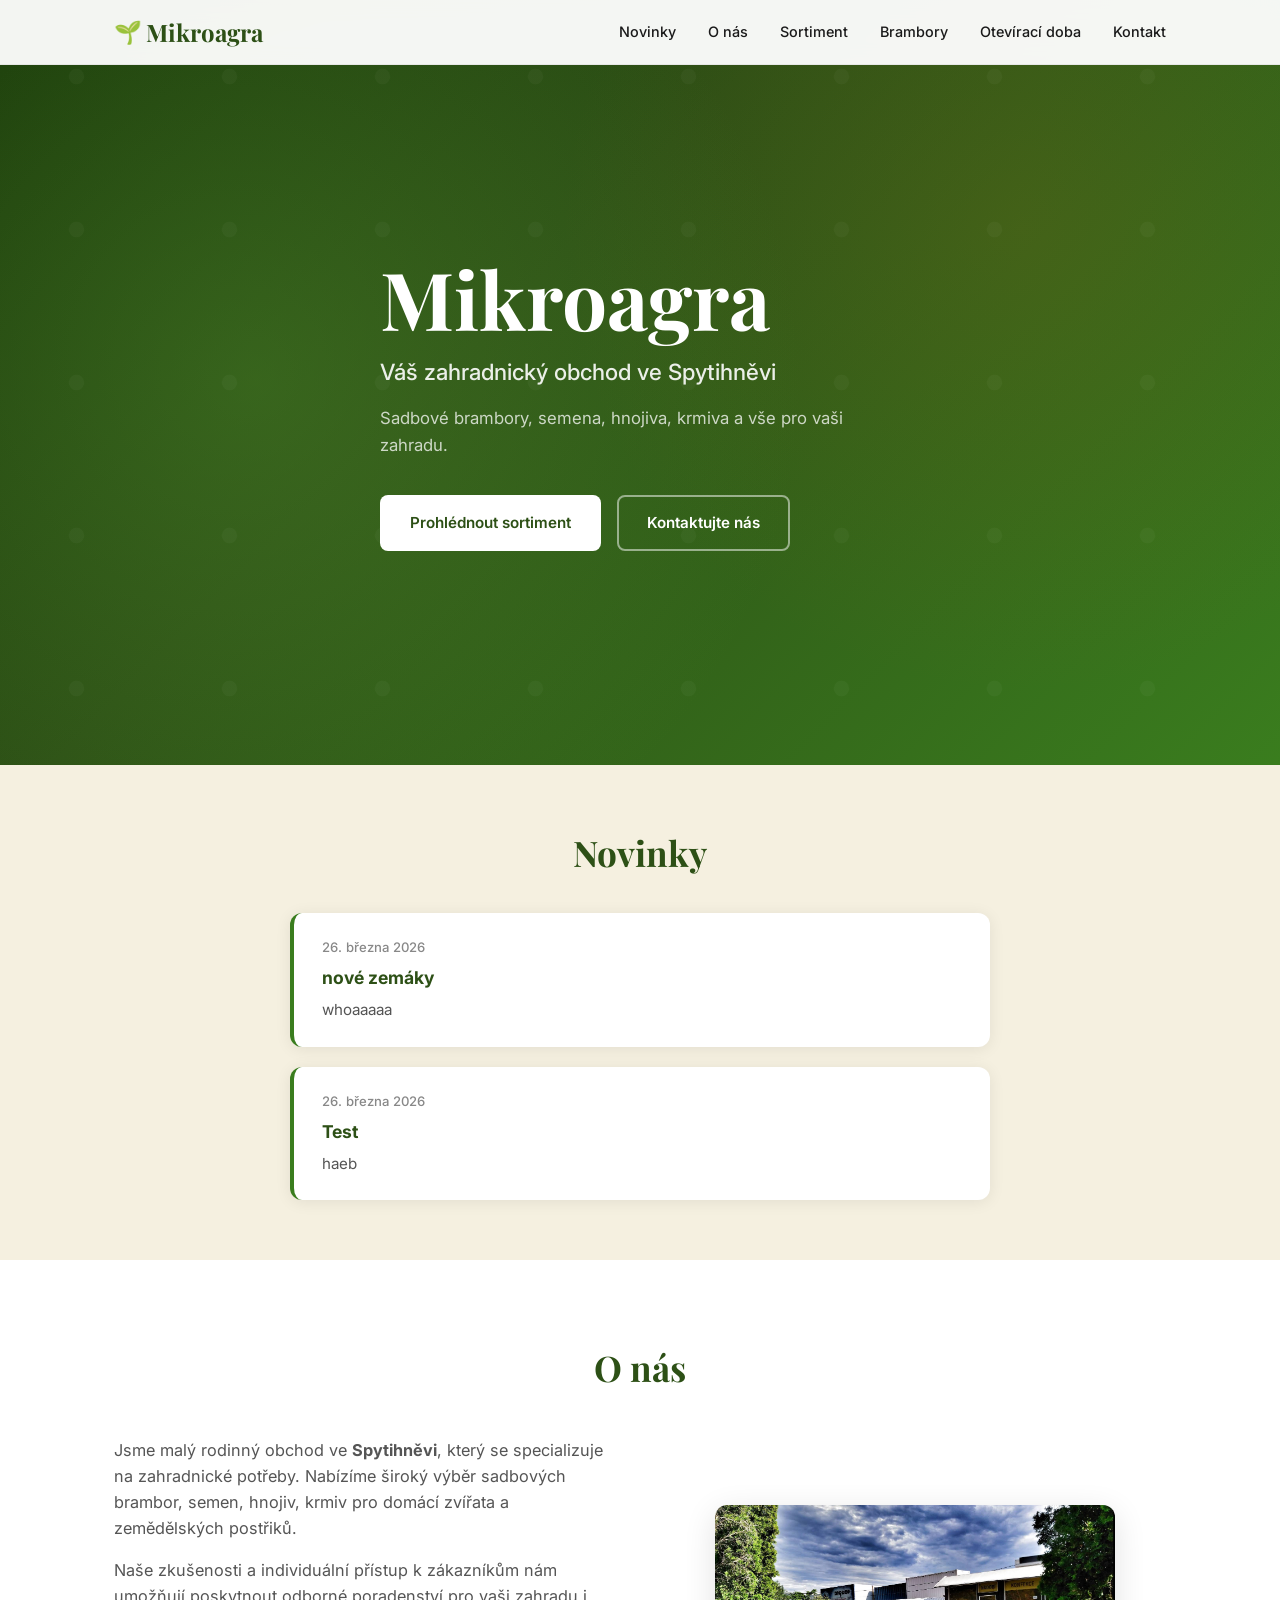
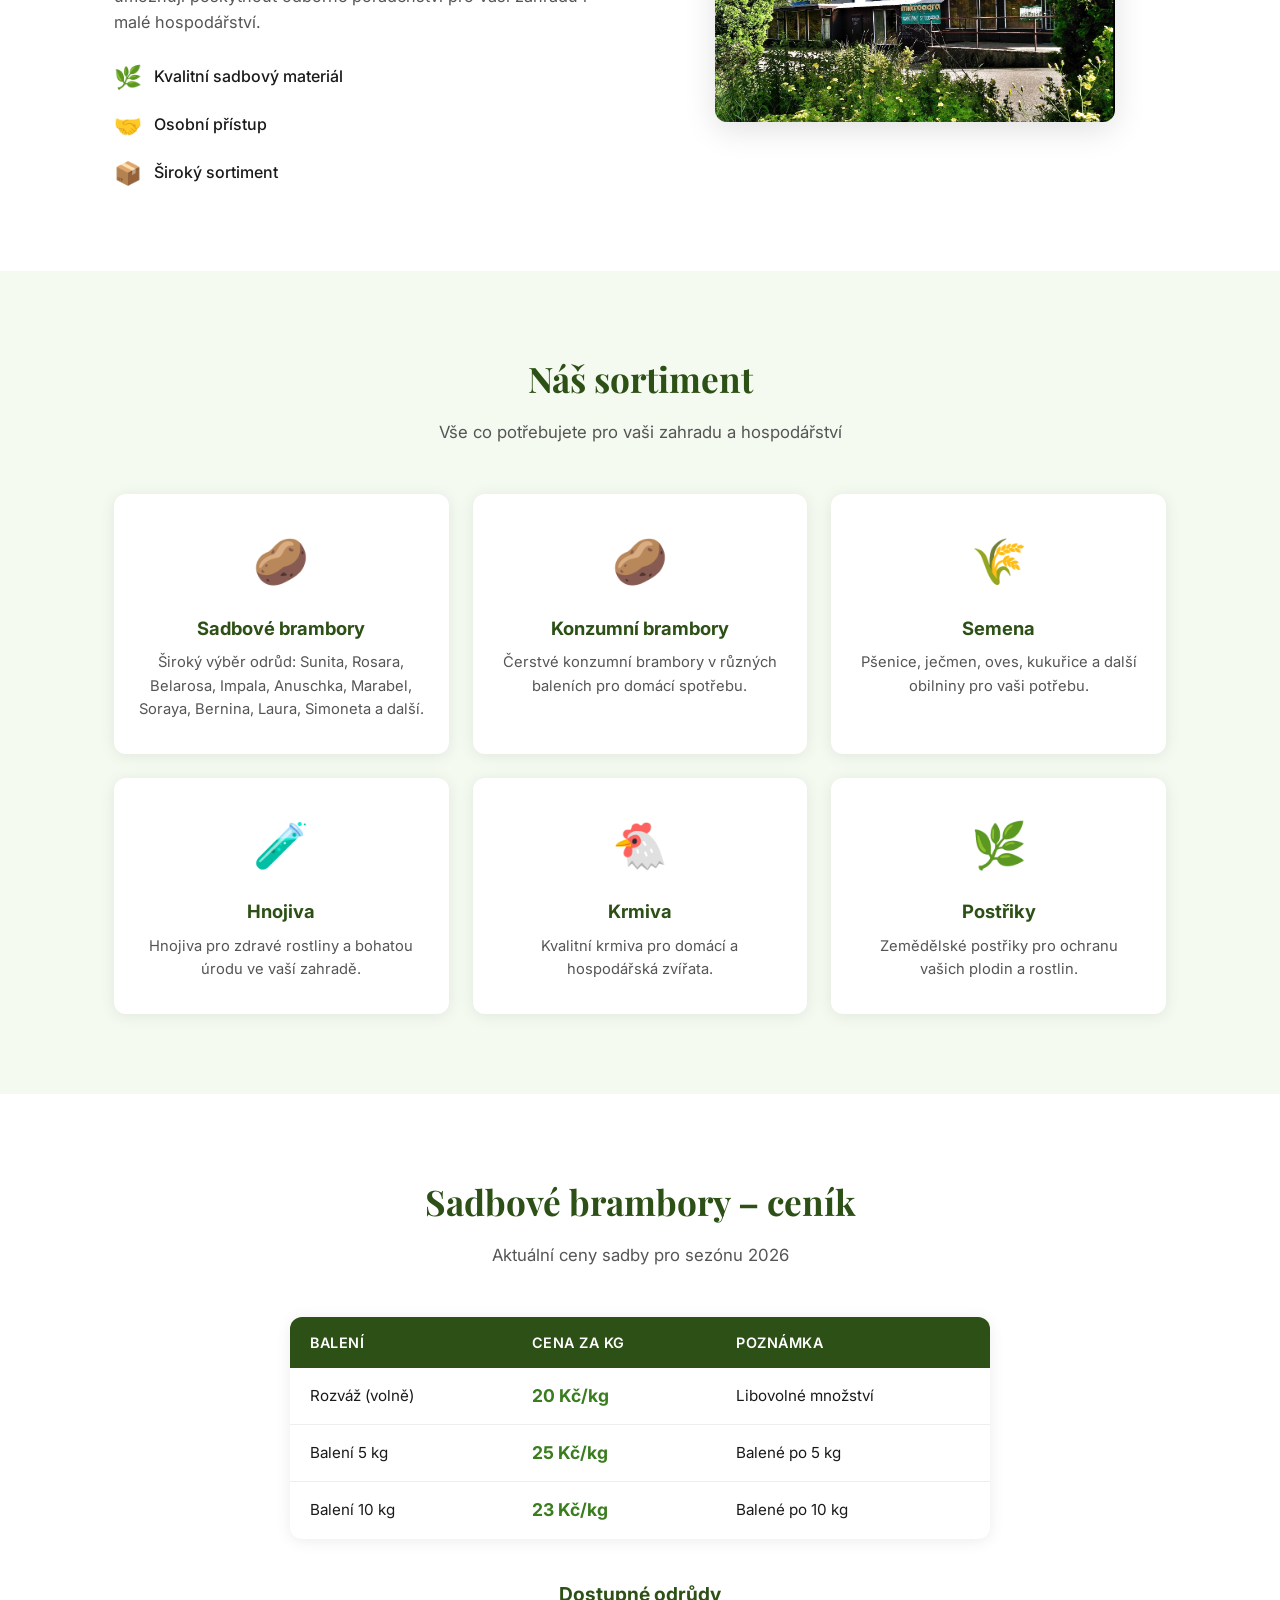
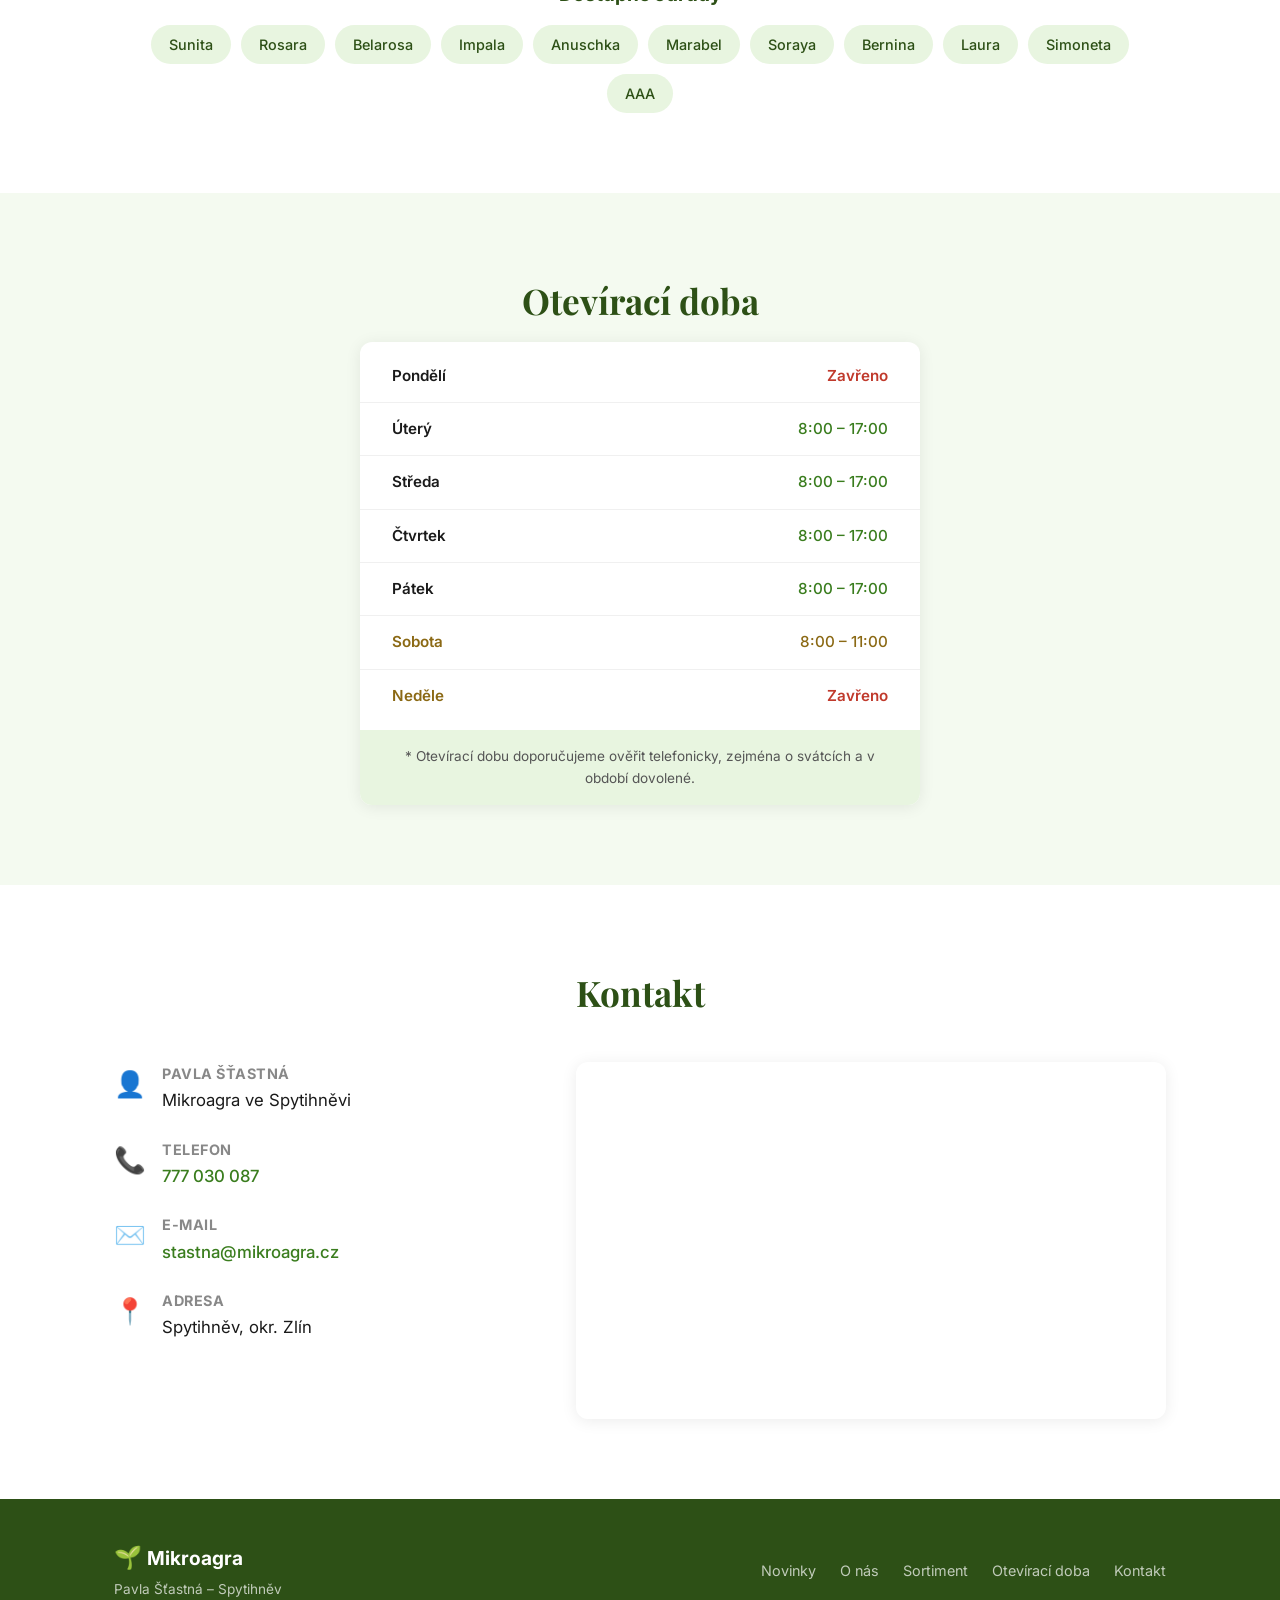
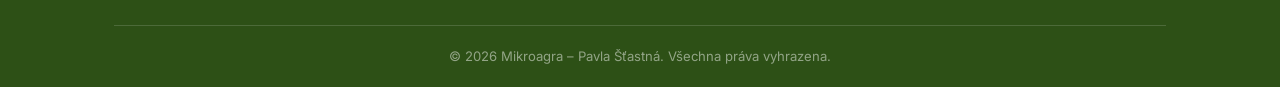
<file: index.html>
<!DOCTYPE html>
<html lang="cs">
<head>
    <meta charset="UTF-8">
    <meta name="viewport" content="width=device-width, initial-scale=1.0">
    <title>Mikroagra - Zahradnictví ve Spytihněvi</title>
    <meta name="description" content="Mikroagra - sadbové brambory, semena, hnojiva, krmiva a zahradnické potřeby ve Spytihněvi.">
    <link rel="stylesheet" href="style.css">
    <link rel="preconnect" href="https://fonts.googleapis.com">
    <link href="https://fonts.googleapis.com/css2?family=Inter:wght@400;500;600;700&family=Playfair+Display:wght@700&display=swap" rel="stylesheet">
</head>
<body>

<!-- Navigace -->
<nav class="navbar" id="navbar">
    <div class="container nav-container">
        <a href="#" class="logo">
            <span class="logo-icon">🌱</span> Mikroagra
        </a>
        <button class="nav-toggle" id="navToggle" aria-label="Menu">
            <span></span><span></span><span></span>
        </button>
        <ul class="nav-links" id="navLinks">
            <li><a href="#novinky">Novinky</a></li>
            <li><a href="#o-nas">O nás</a></li>
            <li><a href="#sortiment">Sortiment</a></li>
            <li><a href="#brambory">Brambory</a></li>
            <li><a href="#oteviraci-doba">Otevírací doba</a></li>
            <li><a href="#kontakt">Kontakt</a></li>
        </ul>
    </div>
</nav>

<!-- Hero sekce -->
<header class="hero" id="hero">
    <div class="hero-overlay"></div>
    <div class="container hero-content">
        <h1>Mikroagra</h1>
        <p class="hero-subtitle">Váš zahradnický obchod ve Spytihněvi</p>
        <p class="hero-desc">Sadbové brambory, semena, hnojiva, krmiva a vše pro vaši zahradu.</p>
        <div class="hero-buttons">
            <a href="#sortiment" class="btn btn-primary">Prohlédnout sortiment</a>
            <a href="#kontakt" class="btn btn-outline">Kontaktujte nás</a>
        </div>
    </div>
</header>

<!-- Novinky -->
<section class="section section-novinky" id="novinky">
    <div class="container">
        <h2 class="section-title">Novinky</h2>
        <div class="novinky-list" id="novinkyList"></div>
    </div>
</section>

<!-- O nás -->
<section class="section" id="o-nas">
    <div class="container">
        <h2 class="section-title">O nás</h2>
        <div class="about-grid">
            <div class="about-text">
                <p>
                    Jsme malý rodinný obchod ve <strong>Spytihněvi</strong>, který se specializuje na zahradnické potřeby.
                    Nabízíme široký výběr sadbových brambor, semen, hnojiv, krmiv pro domácí zvířata
                    a zemědělských postřiků.
                </p>
                <p>
                    Naše zkušenosti a individuální přístup k zákazníkům nám umožňují poskytnout
                    odborné poradenství pro vaši zahradu i malé hospodářství.
                </p>
                <div class="about-features">
                    <div class="feature">
                        <span class="feature-icon">🌿</span>
                        <span>Kvalitní sadbový materiál</span>
                    </div>
                    <div class="feature">
                        <span class="feature-icon">🤝</span>
                        <span>Osobní přístup</span>
                    </div>
                    <div class="feature">
                        <span class="feature-icon">📦</span>
                        <span>Široký sortiment</span>
                    </div>
                </div>
            </div>
            <div class="about-image">
                <img src="MikroagraEntrance.png" alt="Náš obchod ve Spytihněvi" class="about-photo">
            </div>
        </div>
    </div>
</section>

<!-- Sortiment -->
<section class="section section-alt" id="sortiment">
    <div class="container">
        <h2 class="section-title">Náš sortiment</h2>
        <p class="section-subtitle">Vše co potřebujete pro vaši zahradu a hospodářství</p>
        <div class="products-grid">
            <div class="product-card">
                <div class="product-icon">🥔</div>
                <h3>Sadbové brambory</h3>
                <p>Široký výběr odrůd: Sunita, Rosara, Belarosa, Impala, Anuschka, Marabel, Soraya, Bernina, Laura, Simoneta a další.</p>
            </div>
            <div class="product-card">
                <div class="product-icon">🥔</div>
                <h3>Konzumní brambory</h3>
                <p>Čerstvé konzumní brambory v různých baleních pro domácí spotřebu.</p>
            </div>
            <div class="product-card">
                <div class="product-icon">🌾</div>
                <h3>Semena</h3>
                <p>Pšenice, ječmen, oves, kukuřice a další obilniny pro vaši potřebu.</p>
            </div>
            <div class="product-card">
                <div class="product-icon">🧪</div>
                <h3>Hnojiva</h3>
                <p>Hnojiva pro zdravé rostliny a bohatou úrodu ve vaší zahradě.</p>
            </div>
            <div class="product-card">
                <div class="product-icon">🐔</div>
                <h3>Krmiva</h3>
                <p>Kvalitní krmiva pro domácí a hospodářská zvířata.</p>
            </div>
            <div class="product-card">
                <div class="product-icon">🌿</div>
                <h3>Postřiky</h3>
                <p>Zemědělské postřiky pro ochranu vašich plodin a rostlin.</p>
            </div>
        </div>
    </div>
</section>

<!-- Brambory ceník -->
<section class="section" id="brambory">
    <div class="container">
        <h2 class="section-title">Sadbové brambory – ceník</h2>
        <p class="section-subtitle">Aktuální ceny sadby pro sezónu 2026</p>
        <div class="price-table-wrapper">
            <table class="price-table">
                <thead>
                    <tr>
                        <th>Balení</th>
                        <th>Cena za kg</th>
                        <th>Poznámka</th>
                    </tr>
                </thead>
                <tbody id="cenikBody"></tbody>
            </table>
        </div>
        <div class="varieties" id="odrudySection" style="display:none">
            <h3>Dostupné odrůdy</h3>
            <div class="variety-tags" id="odrudyTags"></div>
        </div>
    </div>
</section>

<!-- Otevírací doba -->
<section class="section section-alt" id="oteviraci-doba">
    <div class="container">
        <h2 class="section-title">Otevírací doba</h2>
        <div class="hours-card">
            <div class="hours-grid">
                <div class="hours-row closed">
                    <span class="day">Pondělí</span>
                    <span class="time">Zavřeno</span>
                </div>
                <div class="hours-row">
                    <span class="day">Úterý</span>
                    <span class="time">8:00 – 17:00</span>
                </div>
                <div class="hours-row">
                    <span class="day">Středa</span>
                    <span class="time">8:00 – 17:00</span>
                </div>
                <div class="hours-row">
                    <span class="day">Čtvrtek</span>
                    <span class="time">8:00 – 17:00</span>
                </div>
                <div class="hours-row">
                    <span class="day">Pátek</span>
                    <span class="time">8:00 – 17:00</span>
                </div>
                <div class="hours-row weekend">
                    <span class="day">Sobota</span>
                    <span class="time">8:00 – 11:00</span>
                </div>
                <div class="hours-row weekend closed">
                    <span class="day">Neděle</span>
                    <span class="time">Zavřeno</span>
                </div>
            </div>
            <p class="hours-note">
                * Otevírací dobu doporučujeme ověřit telefonicky, zejména o svátcích a v období dovolené.
            </p>
        </div>
    </div>
</section>

<!-- Kontakt -->
<section class="section" id="kontakt">
    <div class="container">
        <h2 class="section-title">Kontakt</h2>
        <div class="contact-grid">
            <div class="contact-info">
                <div class="contact-item">
                    <span class="contact-icon">👤</span>
                    <div>
                        <strong>Pavla Šťastná</strong>
                        <p>Mikroagra ve Spytihněvi</p>
                    </div>
                </div>
                <div class="contact-item">
                    <span class="contact-icon">📞</span>
                    <div>
                        <strong>Telefon</strong>
                        <p><a href="tel:+420777030087">777 030 087</a></p>
                    </div>
                </div>
                <div class="contact-item">
                    <span class="contact-icon">✉️</span>
                    <div>
                        <strong>E-mail</strong>
                        <p><a href="mailto:stastna@mikroagra.cz">stastna@mikroagra.cz</a></p>
                    </div>
                </div>
                <div class="contact-item">
                    <span class="contact-icon">📍</span>
                    <div>
                        <strong>Adresa</strong>
                        <p>Spytihněv, okr. Zlín</p>
                    </div>
                </div>
            </div>
            <div class="contact-map">
                <iframe
                    src="https://www.google.com/maps/embed?pb=!1m18!1m12!1m3!1d1300!2d17.4935198!3d49.1428337!2m3!1f0!2f0!3f0!3m2!1i1024!2i768!4f13.1!3m3!1m2!1s0x4713122f03d9ede9%3A0xfa09ed79277affa3!2sMIKROAGRA%20Pavla%20%C5%A0%C5%A5astn%C3%A1!5e0!3m2!1scs!2scz!4v1"
                    width="100%"
                    height="350"
                    style="border:0; border-radius: 12px;"
                    allowfullscreen=""
                    loading="lazy"
                    referrerpolicy="no-referrer-when-downgrade">
                </iframe>
            </div>
        </div>
    </div>
</section>

<!-- Patička -->
<footer class="footer">
    <div class="container">
        <div class="footer-content">
            <div class="footer-brand">
                <span class="logo-icon">🌱</span> <strong>Mikroagra</strong>
                <p>Pavla Šťastná – Spytihněv</p>
            </div>
            <div class="footer-links">
                <a href="#novinky">Novinky</a>
                <a href="#o-nas">O nás</a>
                <a href="#sortiment">Sortiment</a>
                <a href="#oteviraci-doba">Otevírací doba</a>
                <a href="#kontakt">Kontakt</a>
            </div>
        </div>
        <div class="footer-bottom">
            <p>&copy; 2026 Mikroagra – Pavla Šťastná. Všechna práva vyhrazena.</p>
        </div>
    </div>
</footer>

<script src="script.js"></script>
</body>
</html>
</file>
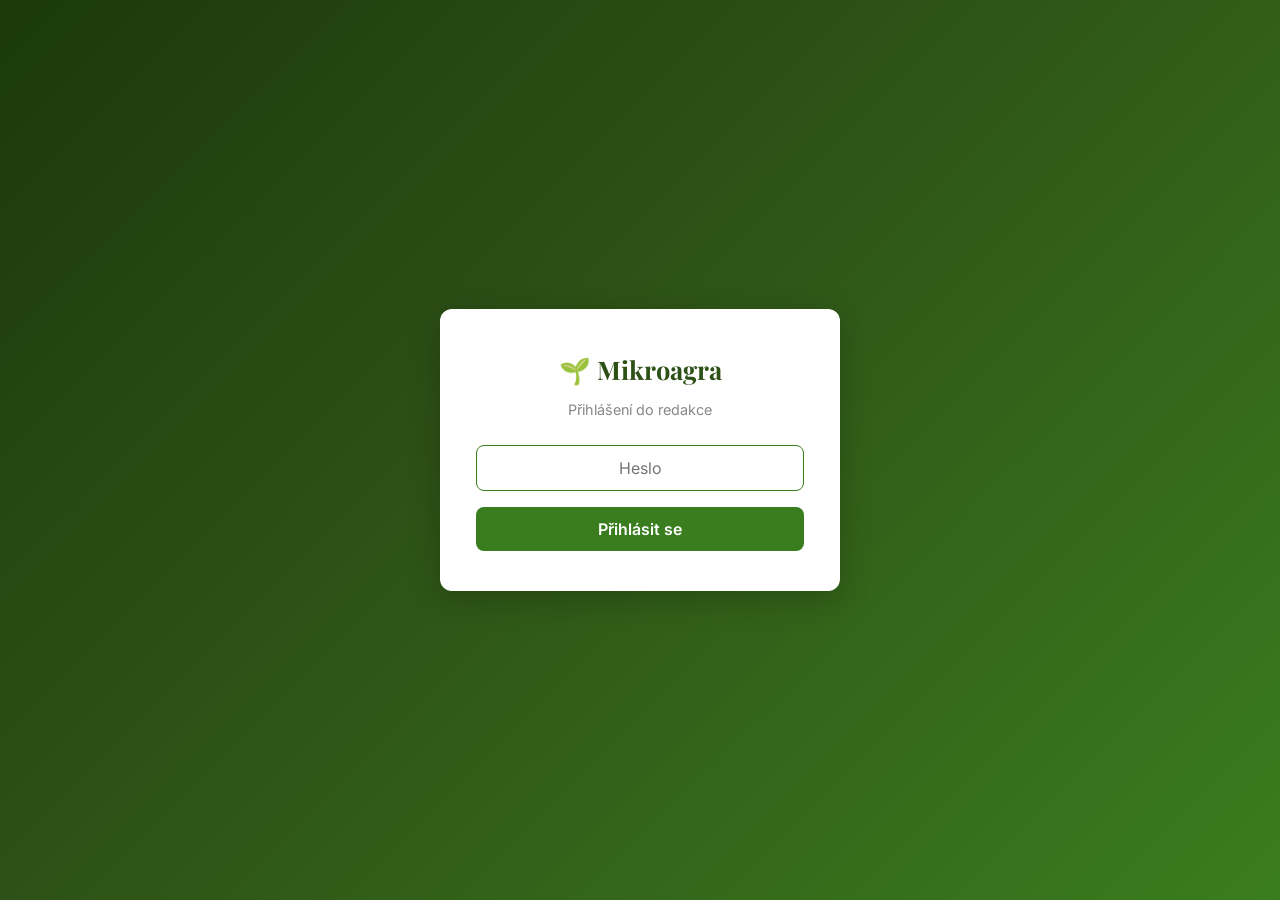
<file: admin.html>
<!DOCTYPE html>
<html lang="cs">
<head>
    <meta charset="UTF-8">
    <meta name="viewport" content="width=device-width, initial-scale=1.0">
    <title>Správa novinek – Mikroagra</title>
    <link rel="preconnect" href="https://fonts.googleapis.com">
    <link href="https://fonts.googleapis.com/css2?family=Inter:wght@400;500;600;700&family=Playfair+Display:wght@700&display=swap" rel="stylesheet">
    <style>
        *, *::before, *::after { margin: 0; padding: 0; box-sizing: border-box; }

        :root {
            --green-dark: #2d5016;
            --green: #3a7d1e;
            --green-light: #5fa33a;
            --green-pale: #e8f5e0;
            --red: #c0392b;
            --red-pale: #fde8e8;
            --text: #1a1a1a;
            --text-light: #555;
            --text-muted: #888;
            --white: #ffffff;
            --gray-bg: #f5f5f5;
            --border: #e0e0e0;
            --shadow: 0 2px 16px rgba(0,0,0,0.08);
            --radius: 12px;
            --radius-sm: 8px;
        }

        body {
            font-family: 'Inter', -apple-system, BlinkMacSystemFont, sans-serif;
            color: var(--text);
            line-height: 1.6;
            background: var(--gray-bg);
            min-height: 100vh;
        }

        /* ===== Header ===== */
        .admin-header {
            background: var(--green-dark);
            color: var(--white);
            padding: 20px 0;
        }

        .admin-header .container {
            display: flex;
            align-items: center;
            justify-content: space-between;
        }

        .admin-header h1 {
            font-family: 'Playfair Display', serif;
            font-size: 1.4rem;
            font-weight: 700;
        }

        .admin-header a {
            color: rgba(255,255,255,0.7);
            text-decoration: none;
            font-size: 0.9rem;
        }

        .admin-header a:hover { color: var(--white); }

        .container {
            max-width: 800px;
            margin: 0 auto;
            padding: 0 24px;
        }

        /* ===== Toolbar ===== */
        .toolbar {
            display: flex;
            justify-content: space-between;
            align-items: center;
            padding: 24px 0 16px;
        }

        .toolbar h2 {
            font-size: 1.1rem;
            color: var(--text-light);
            font-weight: 500;
        }

        /* ===== Buttons ===== */
        .btn {
            display: inline-flex;
            align-items: center;
            gap: 6px;
            padding: 10px 20px;
            border: none;
            border-radius: var(--radius-sm);
            font-size: 0.9rem;
            font-weight: 600;
            font-family: inherit;
            cursor: pointer;
            transition: all 0.2s;
        }

        .btn-primary {
            background: var(--green);
            color: var(--white);
        }

        .btn-primary:hover {
            background: var(--green-light);
        }

        .btn-sm {
            padding: 6px 14px;
            font-size: 0.82rem;
        }

        .btn-outline {
            background: transparent;
            border: 1px solid var(--border);
            color: var(--text-light);
        }

        .btn-outline:hover {
            border-color: var(--green);
            color: var(--green);
        }

        .btn-danger {
            background: transparent;
            border: 1px solid var(--red);
            color: var(--red);
        }

        .btn-danger:hover {
            background: var(--red);
            color: var(--white);
        }

        /* ===== Novinka card v seznamu ===== */
        .novinky-admin-list {
            display: flex;
            flex-direction: column;
            gap: 16px;
            padding-bottom: 40px;
        }

        .novinka-admin-card {
            background: var(--white);
            border-radius: var(--radius);
            padding: 20px 24px;
            box-shadow: var(--shadow);
            border-left: 4px solid var(--green);
        }

        .novinka-admin-card .meta {
            font-size: 0.82rem;
            color: var(--text-muted);
            margin-bottom: 4px;
        }

        .novinka-admin-card h3 {
            font-size: 1.05rem;
            color: var(--green-dark);
            margin-bottom: 6px;
        }

        .novinka-admin-card p {
            color: var(--text-light);
            font-size: 0.92rem;
            margin-bottom: 14px;
        }

        .novinka-admin-card .actions {
            display: flex;
            gap: 8px;
        }

        .empty-state {
            text-align: center;
            padding: 60px 20px;
            color: var(--text-muted);
            font-size: 0.95rem;
        }

        /* ===== Formulář (nová / upravit) ===== */
        .form-card {
            background: var(--white);
            border-radius: var(--radius);
            padding: 28px;
            box-shadow: var(--shadow);
            margin-bottom: 24px;
            display: none;
        }

        .form-card.visible { display: block; }

        .form-card h3 {
            font-family: 'Playfair Display', serif;
            color: var(--green-dark);
            font-size: 1.2rem;
            margin-bottom: 20px;
        }

        .field {
            margin-bottom: 16px;
        }

        .field label {
            display: block;
            font-size: 0.85rem;
            font-weight: 600;
            color: var(--text-light);
            margin-bottom: 6px;
        }

        .field input,
        .field textarea {
            width: 100%;
            padding: 10px 14px;
            border: 1px solid var(--border);
            border-radius: var(--radius-sm);
            font-size: 0.95rem;
            font-family: inherit;
            transition: border-color 0.2s;
        }

        .field input:focus,
        .field textarea:focus {
            outline: none;
            border-color: var(--green);
        }

        .field textarea {
            min-height: 100px;
            resize: vertical;
        }

        .form-actions {
            display: flex;
            gap: 10px;
            justify-content: flex-end;
            margin-top: 8px;
        }

        /* ===== Status zpráva ===== */
        .status-msg {
            position: fixed;
            bottom: 24px;
            left: 50%;
            transform: translateX(-50%);
            background: var(--green-dark);
            color: var(--white);
            padding: 12px 28px;
            border-radius: var(--radius);
            font-size: 0.9rem;
            font-weight: 500;
            box-shadow: 0 4px 20px rgba(0,0,0,0.2);
            opacity: 0;
            transition: opacity 0.3s;
            pointer-events: none;
        }

        .status-msg.show { opacity: 1; }

        /* ===== Publish bar ===== */
        .publish-bar {
            background: var(--white);
            border-radius: var(--radius);
            box-shadow: var(--shadow);
            padding: 20px 24px;
            margin-bottom: 24px;
            display: flex;
            align-items: center;
            justify-content: space-between;
            gap: 16px;
        }

        .publish-bar p {
            font-size: 0.88rem;
            color: var(--text-light);
        }

        .btn-publish {
            background: #2563eb;
            color: var(--white);
            white-space: nowrap;
        }

        .btn-publish:hover { background: #3b82f6; }
        .btn-publish:disabled { opacity: 0.6; cursor: not-allowed; }

        /* ===== Token setup ===== */
        .token-setup {
            background: var(--white);
            border-radius: var(--radius);
            box-shadow: var(--shadow);
            padding: 24px;
            margin-bottom: 24px;
        }

        .token-setup h3 {
            font-size: 1rem;
            color: var(--green-dark);
            margin-bottom: 8px;
        }

        .token-setup p {
            font-size: 0.85rem;
            color: var(--text-muted);
            margin-bottom: 12px;
        }

        .token-row {
            display: flex;
            gap: 10px;
        }

        .token-row input {
            flex: 1;
            padding: 8px 12px;
            border: 1px solid var(--border);
            border-radius: var(--radius-sm);
            font-size: 0.9rem;
            font-family: inherit;
        }

        .token-row input:focus {
            outline: none;
            border-color: var(--green);
        }

        /* ===== Login screen ===== */
        .login-screen {
            min-height: 100vh;
            display: flex;
            align-items: center;
            justify-content: center;
            background: linear-gradient(135deg, #1a3a0a 0%, #2d5016 40%, #3a7d1e 100%);
        }

        .login-box {
            background: var(--white);
            border-radius: var(--radius);
            padding: 40px 36px;
            max-width: 400px;
            width: 100%;
            box-shadow: 0 8px 32px rgba(0,0,0,0.2);
            text-align: center;
        }

        .login-box h1 {
            font-family: 'Playfair Display', serif;
            color: var(--green-dark);
            font-size: 1.6rem;
            margin-bottom: 8px;
        }

        .login-box p {
            color: var(--text-muted);
            font-size: 0.9rem;
            margin-bottom: 24px;
        }

        .login-box input {
            width: 100%;
            padding: 12px 16px;
            border: 1px solid var(--border);
            border-radius: var(--radius-sm);
            font-size: 1rem;
            font-family: inherit;
            margin-bottom: 16px;
            text-align: center;
        }

        .login-box input:focus {
            outline: none;
            border-color: var(--green);
        }

        .login-box .btn {
            width: 100%;
            justify-content: center;
            padding: 12px;
            font-size: 1rem;
        }

        .login-error {
            color: var(--red);
            font-size: 0.85rem;
            margin-bottom: 12px;
            display: none;
        }

        .app-content { display: none; }
        .app-content.visible { display: block; }

        /* ===== Admin sekce nadpisy ===== */
        .admin-section-title {
            font-family: 'Playfair Display', serif;
            font-size: 1.2rem;
            color: var(--green-dark);
            padding: 32px 0 12px;
            border-bottom: 2px solid var(--green-pale);
            margin-bottom: 16px;
        }

        /* ===== Ceník tabulka v adminu ===== */
        .cenik-table {
            width: 100%;
            border-collapse: collapse;
            background: var(--white);
            border-radius: var(--radius);
            overflow: hidden;
            box-shadow: var(--shadow);
            margin-bottom: 16px;
        }

        .cenik-table th {
            background: var(--green-dark);
            color: var(--white);
            padding: 10px 16px;
            text-align: left;
            font-size: 0.82rem;
            font-weight: 600;
            text-transform: uppercase;
        }

        .cenik-table td {
            padding: 10px 16px;
            border-bottom: 1px solid #eee;
            font-size: 0.9rem;
        }

        .cenik-table tr:last-child td { border-bottom: none; }

        .cenik-table .actions-cell {
            white-space: nowrap;
            text-align: right;
        }

        /* ===== Odrůdy tagy ===== */
        .odrudy-card {
            background: var(--white);
            border-radius: var(--radius);
            padding: 20px 24px;
            box-shadow: var(--shadow);
            margin-bottom: 16px;
        }

        .odrudy-tags {
            display: flex;
            flex-wrap: wrap;
            gap: 8px;
        }

        .odruda-tag {
            display: inline-flex;
            align-items: center;
            gap: 6px;
            background: var(--green-pale);
            color: var(--green-dark);
            padding: 6px 14px;
            border-radius: 50px;
            font-size: 0.88rem;
            font-weight: 500;
        }

        .odruda-tag button {
            background: none;
            border: none;
            color: var(--red);
            font-size: 1.1rem;
            cursor: pointer;
            line-height: 1;
            font-weight: 700;
            padding: 0 2px;
        }

        .odruda-tag button:hover { color: #e74c3c; }

        .tag-add-btn {
            border: 2px dashed var(--green);
            background: transparent;
            color: var(--green-dark);
            padding: 6px 14px;
            border-radius: 50px;
            font-size: 0.88rem;
            font-weight: 600;
            cursor: pointer;
        }

        .tag-add-btn:hover { background: var(--green-pale); }

        @media (max-width: 640px) {
            .publish-bar { flex-direction: column; align-items: stretch; }
            .token-row { flex-direction: column; }
            .toolbar { flex-direction: column; gap: 12px; align-items: stretch; }
            .novinka-admin-card .actions { flex-wrap: wrap; }
            .login-box { margin: 0 16px; padding: 32px 24px; }
        }
    </style>
</head>
<body>

<!-- Přihlášení -->
<div class="login-screen" id="loginScreen">
    <div class="login-box">
        <h1>🌱 Mikroagra</h1>
        <p>Přihlášení do redakce</p>
        <div class="login-error" id="loginError">Nesprávné heslo</div>
        <input type="password" id="loginPassword" placeholder="Heslo" autofocus>
        <button class="btn btn-primary" id="btnLogin">Přihlásit se</button>
    </div>
</div>

<!-- Aplikace (skrytá do přihlášení) -->
<div class="app-content" id="appContent">

<header class="admin-header">
    <div class="container">
        <h1>🌱 Správa novinek</h1>
        <a href="index.html">← Zpět na web</a>
    </div>
</header>

<main class="container">
    <div class="toolbar">
        <h2 id="countLabel"></h2>
        <button class="btn btn-primary" id="btnNew">+ Nová novinka</button>
    </div>

    <!-- GitHub token -->
    <div class="token-setup" id="tokenSetup">
        <h3>Propojení s GitHub</h3>
        <p>Zadejte GitHub Personal Access Token pro publikování novinek na web. Token se uloží pouze ve vašem prohlížeči.</p>
        <div class="token-row">
            <input type="password" id="tokenInput" placeholder="ghp_xxxxxxxxxxxx">
            <button class="btn btn-primary" id="btnTokenSave">Uložit token</button>
        </div>
    </div>

    <!-- Publikovat -->
    <div class="publish-bar" id="publishBar" style="display:none">
        <p id="publishStatus">Změny budou po publikování viditelné pro všechny návštěvníky.</p>
        <button class="btn btn-publish" id="btnPublish">Publikovat na web</button>
    </div>

    <!-- Formulář pro vytvoření / úpravu -->
    <div class="form-card" id="formCard">
        <h3 id="formTitle">Nová novinka</h3>
        <div class="field">
            <label for="fDatum">Datum</label>
            <input type="date" id="fDatum">
        </div>
        <div class="field">
            <label for="fTitulek">Titulek</label>
            <input type="text" id="fTitulek" placeholder="Nadpis novinky">
        </div>
        <div class="field">
            <label for="fText">Text</label>
            <textarea id="fText" placeholder="Obsah novinky…"></textarea>
        </div>
        <div class="form-actions">
            <button class="btn btn-outline" id="btnCancel">Zrušit</button>
            <button class="btn btn-primary" id="btnSave">Uložit</button>
        </div>
    </div>

    <!-- Seznam novinek -->
    <div class="novinky-admin-list" id="list"></div>

    <!-- Ceník brambor -->
    <h2 class="admin-section-title">Ceník brambor</h2>
    <table class="cenik-table">
        <thead>
            <tr>
                <th>Balení</th>
                <th>Cena</th>
                <th>Poznámka</th>
                <th></th>
            </tr>
        </thead>
        <tbody id="cenikList"></tbody>
    </table>
    <button class="btn btn-outline" id="btnAddCenik">+ Přidat řádek</button>

    <!-- Formulář pro ceník -->
    <div class="form-card" id="cenikFormCard">
        <h3 id="cenikFormTitle">Přidat do ceníku</h3>
        <div class="field">
            <label for="fBaleni">Balení</label>
            <input type="text" id="fBaleni" placeholder="např. Balení 5 kg">
        </div>
        <div class="field">
            <label for="fCena">Cena</label>
            <input type="text" id="fCena" placeholder="např. 25 Kč/kg">
        </div>
        <div class="field">
            <label for="fPoznamka">Poznámka</label>
            <input type="text" id="fPoznamka" placeholder="např. Balené po 5 kg">
        </div>
        <div class="form-actions">
            <button class="btn btn-outline" id="btnCenikCancel">Zrušit</button>
            <button class="btn btn-primary" id="btnCenikSave">Uložit</button>
        </div>
    </div>

    <!-- Odrůdy -->
    <h2 class="admin-section-title">Odrůdy brambor</h2>
    <div class="odrudy-card">
        <div class="odrudy-tags" id="odrudyList"></div>
    </div>
</main>

</div><!-- /app-content -->

<div class="status-msg" id="statusMsg"></div>

<script>
const GITHUB_OWNER = 'vojtagabros';
const GITHUB_REPO = 'Mikroagra';
const DATA_FILE = 'data.json';
const STORAGE_KEY = 'mikroagra_data';
const TOKEN_KEY = 'mikroagra_gh_token';
const PASSWORD_HASH = '6de8ead8f2590b0437f137eafa3c03d145952e32bfe54a0525eb9371f72053f1';
const SESSION_KEY = 'mikroagra_session';

let data = null;
let editIndex = -1;

// ===== Inicializace =====
document.addEventListener('DOMContentLoaded', async () => {
    // Zkontrolovat session
    if (sessionStorage.getItem(SESSION_KEY) === '1') {
        await initApp();
    } else {
        setupLogin();
    }
});

// ===== Login =====
function setupLogin() {
    const input = document.getElementById('loginPassword');
    const btn = document.getElementById('btnLogin');
    const error = document.getElementById('loginError');

    async function tryLogin() {
        const password = input.value;
        const hash = await sha256(password);
        if (hash === PASSWORD_HASH) {
            sessionStorage.setItem(SESSION_KEY, '1');
            document.getElementById('loginScreen').style.display = 'none';
            await initApp();
        } else {
            error.style.display = 'block';
            input.value = '';
            input.focus();
        }
    }

    btn.addEventListener('click', tryLogin);
    input.addEventListener('keydown', (e) => {
        if (e.key === 'Enter') tryLogin();
        error.style.display = 'none';
    });
}

async function sha256(text) {
    const data = new TextEncoder().encode(text);
    const hashBuffer = await crypto.subtle.digest('SHA-256', data);
    return Array.from(new Uint8Array(hashBuffer)).map(b => b.toString(16).padStart(2, '0')).join('');
}

async function initApp() {
    document.getElementById('loginScreen').style.display = 'none';
    document.getElementById('appContent').classList.add('visible');

    setupToken();
    await loadData();
    renderList();
    renderCenikList();
    renderOdrudyList();

    document.getElementById('btnNew').addEventListener('click', openNew);
    document.getElementById('btnCancel').addEventListener('click', closeForm);
    document.getElementById('btnSave').addEventListener('click', saveForm);
    document.getElementById('btnPublish').addEventListener('click', publish);
    document.getElementById('btnAddCenik').addEventListener('click', openNewCenik);
    document.getElementById('btnCenikCancel').addEventListener('click', closeCenikForm);
    document.getElementById('btnCenikSave').addEventListener('click', saveCenikForm);
}

// ===== Token =====
function setupToken() {
    const saved = localStorage.getItem(TOKEN_KEY);
    if (saved) {
        showPublishBar();
    }
    document.getElementById('btnTokenSave').addEventListener('click', () => {
        const token = document.getElementById('tokenInput').value.trim();
        if (!token) return;
        localStorage.setItem(TOKEN_KEY, token);
        showPublishBar();
        showStatus('Token uložen');
    });
}

function showPublishBar() {
    document.getElementById('tokenSetup').style.display = 'none';
    document.getElementById('publishBar').style.display = 'flex';
}

// ===== Data =====
async function loadData() {
    // Vždy načíst aktuální stav z GitHubu (pokud máme token)
    const token = localStorage.getItem(TOKEN_KEY);
    if (token) {
        try {
            const resp = await fetch(
                `https://api.github.com/repos/${GITHUB_OWNER}/${GITHUB_REPO}/contents/${DATA_FILE}`,
                { headers: { 'Authorization': `token ${token}` } }
            );
            if (resp.ok) {
                const info = await resp.json();
                const content = decodeURIComponent(escape(atob(info.content)));
                data = JSON.parse(content);
                localStorage.setItem(STORAGE_KEY, JSON.stringify(data));
                return;
            }
        } catch {}
    }

    // Fallback: localStorage
    const saved = localStorage.getItem(STORAGE_KEY);
    if (saved) {
        try { data = JSON.parse(saved); return; } catch {}
    }

    // Fallback: soubor
    try {
        const resp = await fetch(DATA_FILE + '?t=' + Date.now());
        data = await resp.json();
    } catch {
        data = { novinky: [] };
    }
}

function persist() {
    localStorage.setItem(STORAGE_KEY, JSON.stringify(data));
}

// ===== Publikování na GitHub =====
async function publish() {
    const token = localStorage.getItem(TOKEN_KEY);
    if (!token) { showStatus('Nejdříve zadejte GitHub token'); return; }

    const btn = document.getElementById('btnPublish');
    const statusEl = document.getElementById('publishStatus');
    btn.disabled = true;
    btn.textContent = 'Publikuji…';

    try {
        // Získat SHA aktuálního souboru
        const getResp = await fetch(
            `https://api.github.com/repos/${GITHUB_OWNER}/${GITHUB_REPO}/contents/${DATA_FILE}`,
            { headers: { 'Authorization': `token ${token}` } }
        );

        if (!getResp.ok) {
            if (getResp.status === 401) {
                localStorage.removeItem(TOKEN_KEY);
                document.getElementById('tokenSetup').style.display = 'block';
                document.getElementById('publishBar').style.display = 'none';
                throw new Error('Neplatný token – zadejte nový');
            }
            const err = await getResp.json().catch(() => ({}));
            throw new Error(`GitHub: ${getResp.status} – ${err.message || 'nepodařilo se načíst soubor'}`);
        }

        const fileInfo = await getResp.json();
        const content = btoa(unescape(encodeURIComponent(JSON.stringify(data, null, 2) + '\n')));

        // Commitnout nový obsah
        const putResp = await fetch(
            `https://api.github.com/repos/${GITHUB_OWNER}/${GITHUB_REPO}/contents/${DATA_FILE}`,
            {
                method: 'PUT',
                headers: {
                    'Authorization': `token ${token}`,
                    'Content-Type': 'application/json'
                },
                body: JSON.stringify({
                    message: 'Aktualizace novinek z redakce',
                    content: content,
                    sha: fileInfo.sha
                })
            }
        );

        if (!putResp.ok) {
            const err = await putResp.json().catch(() => ({}));
            throw new Error(`GitHub: ${putResp.status} – ${err.message || 'neznámá chyba'}`);
        }

        showStatus('Publikováno! Změny budou na webu za cca 1 minutu.');
        statusEl.textContent = 'Poslední publikace: právě teď';
    } catch (e) {
        showStatus('Chyba: ' + e.message);
    } finally {
        btn.disabled = false;
        btn.textContent = 'Publikovat na web';
    }
}

// ===== Vykreslení seznamu =====
function renderList() {
    const list = document.getElementById('list');
    const novinky = data.novinky || [];
    document.getElementById('countLabel').textContent =
        novinky.length === 0 ? 'Žádné novinky' :
        novinky.length === 1 ? '1 novinka' :
        novinky.length < 5 ? novinky.length + ' novinky' :
        novinky.length + ' novinek';

    if (novinky.length === 0) {
        list.innerHTML = '<div class="empty-state">Zatím žádné novinky. Přidejte první!</div>';
        return;
    }

    list.innerHTML = novinky.map((n, i) => `
        <div class="novinka-admin-card">
            <div class="meta">${formatDate(n.datum)}</div>
            <h3>${esc(n.titulek)}</h3>
            <p>${esc(n.text)}</p>
            <div class="actions">
                <button class="btn btn-sm btn-outline" onclick="openEdit(${i})">Upravit</button>
                <button class="btn btn-sm btn-danger" onclick="deleteNovinka(${i})">Smazat</button>
            </div>
        </div>
    `).join('');
}

// ===== Formulář =====
function openNew() {
    editIndex = -1;
    document.getElementById('formTitle').textContent = 'Nová novinka';
    document.getElementById('fDatum').value = new Date().toISOString().split('T')[0];
    document.getElementById('fTitulek').value = '';
    document.getElementById('fText').value = '';
    document.getElementById('formCard').classList.add('visible');
    document.getElementById('fTitulek').focus();
}

function openEdit(i) {
    editIndex = i;
    const n = data.novinky[i];
    document.getElementById('formTitle').textContent = 'Upravit novinku';
    document.getElementById('fDatum').value = n.datum;
    document.getElementById('fTitulek').value = n.titulek;
    document.getElementById('fText').value = n.text;
    document.getElementById('formCard').classList.add('visible');
    document.getElementById('fTitulek').focus();
}

function closeForm() {
    document.getElementById('formCard').classList.remove('visible');
    editIndex = -1;
}

function saveForm() {
    const datum = document.getElementById('fDatum').value;
    const titulek = document.getElementById('fTitulek').value.trim();
    const text = document.getElementById('fText').value.trim();

    if (!titulek) {
        document.getElementById('fTitulek').focus();
        return;
    }

    const novinka = { datum, titulek, text };

    if (editIndex >= 0) {
        data.novinky[editIndex] = novinka;
        showStatus('Novinka upravena – nezapomeňte publikovat');
    } else {
        data.novinky.unshift(novinka);
        showStatus('Novinka přidána – nezapomeňte publikovat');
    }

    persist();
    closeForm();
    renderList();
}

// ===== Smazání =====
function deleteNovinka(i) {
    const n = data.novinky[i];
    if (!confirm(`Smazat novinku „${n.titulek}"?`)) return;
    data.novinky.splice(i, 1);
    persist();
    renderList();
    showStatus('Novinka smazána – nezapomeňte publikovat');
}

// ===== Ceník =====
let cenikEditIndex = -1;

function renderCenikList() {
    const tbody = document.getElementById('cenikList');
    const cenik = data.cenik || [];
    tbody.innerHTML = cenik.map((r, i) => `
        <tr>
            <td>${esc(r.baleni)}</td>
            <td>${esc(r.cena)}</td>
            <td>${esc(r.poznamka)}</td>
            <td class="actions-cell">
                <button class="btn btn-sm btn-outline" onclick="openEditCenik(${i})">Upravit</button>
                <button class="btn btn-sm btn-danger" onclick="deleteCenik(${i})">Smazat</button>
            </td>
        </tr>
    `).join('');
}

function openNewCenik() {
    cenikEditIndex = -1;
    document.getElementById('cenikFormTitle').textContent = 'Přidat do ceníku';
    document.getElementById('fBaleni').value = '';
    document.getElementById('fCena').value = '';
    document.getElementById('fPoznamka').value = '';
    document.getElementById('cenikFormCard').classList.add('visible');
    document.getElementById('fBaleni').focus();
}

function openEditCenik(i) {
    cenikEditIndex = i;
    const r = data.cenik[i];
    document.getElementById('cenikFormTitle').textContent = 'Upravit ceník';
    document.getElementById('fBaleni').value = r.baleni;
    document.getElementById('fCena').value = r.cena;
    document.getElementById('fPoznamka').value = r.poznamka;
    document.getElementById('cenikFormCard').classList.add('visible');
    document.getElementById('fBaleni').focus();
}

function closeCenikForm() {
    document.getElementById('cenikFormCard').classList.remove('visible');
    cenikEditIndex = -1;
}

function saveCenikForm() {
    const baleni = document.getElementById('fBaleni').value.trim();
    const cena = document.getElementById('fCena').value.trim();
    const poznamka = document.getElementById('fPoznamka').value.trim();
    if (!baleni || !cena) { document.getElementById('fBaleni').focus(); return; }

    if (!data.cenik) data.cenik = [];
    const item = { baleni, cena, poznamka };

    if (cenikEditIndex >= 0) {
        data.cenik[cenikEditIndex] = item;
        showStatus('Ceník upraven – nezapomeňte publikovat');
    } else {
        data.cenik.push(item);
        showStatus('Řádek přidán – nezapomeňte publikovat');
    }

    persist();
    closeCenikForm();
    renderCenikList();
}

function deleteCenik(i) {
    if (!confirm(`Smazat „${data.cenik[i].baleni}"?`)) return;
    data.cenik.splice(i, 1);
    persist();
    renderCenikList();
    showStatus('Řádek smazán – nezapomeňte publikovat');
}

// ===== Odrůdy =====
function renderOdrudyList() {
    const container = document.getElementById('odrudyList');
    const odrudy = data.odrudy || [];
    container.innerHTML = odrudy.map((o, i) => `
        <span class="odruda-tag">
            ${esc(o)}
            <button onclick="deleteOdruda(${i})">&times;</button>
        </span>
    `).join('') + `<button class="tag-add-btn" onclick="addOdruda()">+ Přidat</button>`;
}

function addOdruda() {
    const name = prompt('Název nové odrůdy:');
    if (!name || !name.trim()) return;
    if (!data.odrudy) data.odrudy = [];
    data.odrudy.push(name.trim());
    persist();
    renderOdrudyList();
    showStatus('Odrůda přidána – nezapomeňte publikovat');
}

function deleteOdruda(i) {
    if (!confirm(`Smazat odrůdu „${data.odrudy[i]}"?`)) return;
    data.odrudy.splice(i, 1);
    persist();
    renderOdrudyList();
    showStatus('Odrůda smazána – nezapomeňte publikovat');
}

// ===== Status =====
function showStatus(msg) {
    const el = document.getElementById('statusMsg');
    el.textContent = msg;
    el.classList.add('show');
    setTimeout(() => el.classList.remove('show'), 3000);
}

// ===== Pomocné =====
function formatDate(str) {
    try {
        return new Date(str + 'T00:00:00').toLocaleDateString('cs-CZ', {
            day: 'numeric', month: 'long', year: 'numeric'
        });
    } catch { return str; }
}

function esc(s) {
    const d = document.createElement('div');
    d.textContent = s;
    return d.innerHTML;
}
</script>
</body>
</html>
</file>
<file: style.css>
/* ===== Reset & zaklad ===== */
*, *::before, *::after {
    margin: 0;
    padding: 0;
    box-sizing: border-box;
}

:root {
    --green-dark: #2d5016;
    --green: #3a7d1e;
    --green-light: #5fa33a;
    --green-pale: #e8f5e0;
    --green-bg: #f4faf0;
    --brown: #8b6914;
    --brown-light: #f5f0e0;
    --text: #1a1a1a;
    --text-light: #555;
    --text-muted: #888;
    --white: #ffffff;
    --shadow: 0 2px 16px rgba(0,0,0,0.08);
    --shadow-lg: 0 8px 32px rgba(0,0,0,0.12);
    --radius: 12px;
    --radius-sm: 8px;
}

html {
    scroll-behavior: smooth;
}

body {
    font-family: 'Inter', -apple-system, BlinkMacSystemFont, sans-serif;
    color: var(--text);
    line-height: 1.6;
    background: var(--white);
}

.container {
    max-width: 1100px;
    margin: 0 auto;
    padding: 0 24px;
}

a {
    color: var(--green);
    text-decoration: none;
    transition: color 0.2s;
}

a:hover {
    color: var(--green-dark);
}

/* ===== Navigace ===== */
.navbar {
    position: fixed;
    top: 0;
    left: 0;
    right: 0;
    z-index: 1000;
    background: rgba(255, 255, 255, 0.95);
    backdrop-filter: blur(10px);
    border-bottom: 1px solid rgba(0,0,0,0.06);
    transition: box-shadow 0.3s;
}

.navbar.scrolled {
    box-shadow: var(--shadow);
}

.nav-container {
    display: flex;
    align-items: center;
    justify-content: space-between;
    height: 64px;
}

.logo {
    font-family: 'Playfair Display', serif;
    font-size: 1.5rem;
    font-weight: 700;
    color: var(--green-dark) !important;
    display: flex;
    align-items: center;
    gap: 4px;
}

.logo-icon {
    font-size: 1.4rem;
}

.nav-links {
    display: flex;
    list-style: none;
    gap: 32px;
}

.nav-links a {
    color: var(--text);
    font-size: 0.9rem;
    font-weight: 500;
    padding: 4px 0;
    position: relative;
}

.nav-links a::after {
    content: '';
    position: absolute;
    bottom: -2px;
    left: 0;
    width: 0;
    height: 2px;
    background: var(--green);
    transition: width 0.3s;
}

.nav-links a:hover {
    color: var(--green);
}

.nav-links a:hover::after {
    width: 100%;
}

.nav-toggle {
    display: none;
    flex-direction: column;
    gap: 5px;
    background: none;
    border: none;
    cursor: pointer;
    padding: 4px;
}

.nav-toggle span {
    width: 24px;
    height: 2px;
    background: var(--text);
    transition: 0.3s;
}

/* ===== Hero ===== */
.hero {
    position: relative;
    min-height: 85vh;
    display: flex;
    align-items: center;
    background: linear-gradient(135deg, #1a3a0a 0%, #2d5016 40%, #3a7d1e 100%);
    overflow: hidden;
}

.hero::before {
    content: '';
    position: absolute;
    inset: 0;
    background:
        radial-gradient(circle at 20% 50%, rgba(90, 160, 50, 0.3) 0%, transparent 50%),
        radial-gradient(circle at 80% 30%, rgba(139, 105, 20, 0.2) 0%, transparent 40%);
}

.hero-overlay {
    position: absolute;
    inset: 0;
    background: url('data:image/svg+xml,<svg xmlns="http://www.w3.org/2000/svg" viewBox="0 0 100 100"><defs><pattern id="p" width="20" height="20" patternUnits="userSpaceOnUse"><circle cx="10" cy="10" r="1" fill="rgba(255,255,255,0.03)"/></pattern></defs><rect fill="url(%23p)" width="100" height="100"/></svg>');
}

.hero-content {
    position: relative;
    z-index: 1;
    color: var(--white);
    padding: 120px 0 80px;
}

.hero h1 {
    font-family: 'Playfair Display', serif;
    font-size: clamp(3rem, 7vw, 5rem);
    margin-bottom: 12px;
    line-height: 1.1;
}

.hero-subtitle {
    font-size: clamp(1.1rem, 2.5vw, 1.4rem);
    font-weight: 500;
    opacity: 0.9;
    margin-bottom: 16px;
}

.hero-desc {
    font-size: 1.05rem;
    opacity: 0.75;
    max-width: 520px;
    margin-bottom: 36px;
}

.hero-buttons {
    display: flex;
    gap: 16px;
    flex-wrap: wrap;
}

/* ===== Tlacitka ===== */
.btn {
    display: inline-block;
    padding: 14px 28px;
    border-radius: var(--radius-sm);
    font-size: 0.95rem;
    font-weight: 600;
    cursor: pointer;
    transition: all 0.25s;
    border: 2px solid transparent;
}

.btn-primary {
    background: var(--white);
    color: var(--green-dark);
}

.btn-primary:hover {
    background: var(--green-pale);
    color: var(--green-dark);
    transform: translateY(-2px);
    box-shadow: 0 4px 16px rgba(0,0,0,0.15);
}

.btn-outline {
    border-color: rgba(255,255,255,0.5);
    color: var(--white);
    background: transparent;
}

.btn-outline:hover {
    border-color: var(--white);
    background: rgba(255,255,255,0.1);
    color: var(--white);
    transform: translateY(-2px);
}

/* ===== Sekce ===== */
.section {
    padding: 80px 0;
}

.section-alt {
    background: var(--green-bg);
}

.section-title {
    font-family: 'Playfair Display', serif;
    font-size: 2.2rem;
    color: var(--green-dark);
    text-align: center;
    margin-bottom: 12px;
}

.section-subtitle {
    text-align: center;
    color: var(--text-light);
    margin-bottom: 48px;
    font-size: 1.05rem;
}

/* ===== O nas ===== */
.about-grid {
    display: grid;
    grid-template-columns: 1fr 1fr;
    gap: 48px;
    align-items: center;
    margin-top: 40px;
}

.about-text p {
    margin-bottom: 16px;
    color: var(--text-light);
    font-size: 1.02rem;
}

.about-features {
    display: flex;
    flex-direction: column;
    gap: 12px;
    margin-top: 24px;
}

.feature {
    display: flex;
    align-items: center;
    gap: 12px;
    font-weight: 500;
}

.feature-icon {
    font-size: 1.4rem;
}

.about-image {
    display: flex;
    justify-content: center;
}

.about-photo {
    width: 100%;
    max-width: 400px;
    border-radius: var(--radius);
    box-shadow: var(--shadow-lg);
    object-fit: cover;
}

/* ===== Produkty ===== */
.products-grid {
    display: grid;
    grid-template-columns: repeat(3, 1fr);
    gap: 24px;
}

.product-card {
    background: var(--white);
    padding: 32px 24px;
    border-radius: var(--radius);
    box-shadow: var(--shadow);
    text-align: center;
    transition: transform 0.25s, box-shadow 0.25s;
}

.product-card:hover {
    transform: translateY(-4px);
    box-shadow: var(--shadow-lg);
}

.product-icon {
    font-size: 2.8rem;
    margin-bottom: 16px;
}

.product-card h3 {
    font-size: 1.15rem;
    margin-bottom: 8px;
    color: var(--green-dark);
}

.product-card p {
    color: var(--text-light);
    font-size: 0.92rem;
}

/* ===== Cenik ===== */
.price-table-wrapper {
    max-width: 700px;
    margin: 0 auto 40px;
}

.price-table {
    width: 100%;
    border-collapse: collapse;
    background: var(--white);
    border-radius: var(--radius);
    overflow: hidden;
    box-shadow: var(--shadow);
}

.price-table th {
    background: var(--green-dark);
    color: var(--white);
    padding: 14px 20px;
    text-align: left;
    font-weight: 600;
    font-size: 0.9rem;
    text-transform: uppercase;
    letter-spacing: 0.5px;
}

.price-table td {
    padding: 14px 20px;
    border-bottom: 1px solid #eee;
    font-size: 0.95rem;
}

.price-table tr:last-child td {
    border-bottom: none;
}

.price-table tr:hover td {
    background: var(--green-pale);
}

.price {
    font-weight: 700;
    color: var(--green);
    font-size: 1.1rem !important;
}

.varieties {
    text-align: center;
    margin-top: 40px;
}

.varieties h3 {
    font-size: 1.2rem;
    margin-bottom: 16px;
    color: var(--green-dark);
}

.variety-tags {
    display: flex;
    flex-wrap: wrap;
    gap: 10px;
    justify-content: center;
}

.tag {
    background: var(--green-pale);
    color: var(--green-dark);
    padding: 8px 18px;
    border-radius: 50px;
    font-size: 0.9rem;
    font-weight: 500;
}

/* ===== Oteviraci doba ===== */
.hours-card {
    max-width: 560px;
    margin: 0 auto;
    background: var(--white);
    border-radius: var(--radius);
    box-shadow: var(--shadow);
    overflow: hidden;
}

.hours-grid {
    padding: 8px 0;
}

.hours-row {
    display: flex;
    justify-content: space-between;
    align-items: center;
    padding: 14px 32px;
    border-bottom: 1px solid #f0f0f0;
}

.hours-row:last-child {
    border-bottom: none;
}

.day {
    font-weight: 600;
    font-size: 0.95rem;
}

.time {
    color: var(--green);
    font-weight: 500;
    font-size: 0.95rem;
}

.weekend .day {
    color: var(--brown);
}

.weekend .time {
    color: var(--brown);
}

.closed .time {
    color: #c0392b;
    font-weight: 600;
}

.hours-note {
    padding: 16px 32px;
    background: var(--green-pale);
    color: var(--text-light);
    font-size: 0.85rem;
    text-align: center;
}

/* ===== Kontakt ===== */
.contact-grid {
    display: grid;
    grid-template-columns: 1fr 1.4fr;
    gap: 40px;
    margin-top: 40px;
}

.contact-info {
    display: flex;
    flex-direction: column;
    gap: 24px;
}

.contact-item {
    display: flex;
    gap: 16px;
    align-items: flex-start;
}

.contact-icon {
    font-size: 1.6rem;
    flex-shrink: 0;
    margin-top: 2px;
}

.contact-item strong {
    display: block;
    margin-bottom: 2px;
    font-size: 0.9rem;
    color: var(--text-muted);
    text-transform: uppercase;
    letter-spacing: 0.5px;
}

.contact-item p {
    font-size: 1.05rem;
}

.contact-item a {
    color: var(--green);
    font-weight: 500;
}

.contact-map {
    border-radius: var(--radius);
    overflow: hidden;
    box-shadow: var(--shadow);
}

/* ===== Paticka ===== */
.footer {
    background: var(--green-dark);
    color: rgba(255,255,255,0.8);
    padding: 40px 0 0;
}

.footer-content {
    display: flex;
    justify-content: space-between;
    align-items: center;
    padding-bottom: 24px;
    border-bottom: 1px solid rgba(255,255,255,0.15);
}

.footer-brand {
    font-size: 1.2rem;
    color: var(--white);
}

.footer-brand p {
    font-size: 0.85rem;
    opacity: 0.7;
    margin-top: 4px;
}

.footer-links {
    display: flex;
    gap: 24px;
}

.footer-links a {
    color: rgba(255,255,255,0.7);
    font-size: 0.9rem;
}

.footer-links a:hover {
    color: var(--white);
}

.footer-bottom {
    text-align: center;
    padding: 20px 0;
    font-size: 0.82rem;
    opacity: 0.6;
}

/* ===== Novinky ===== */
.section-novinky {
    background: var(--brown-light);
    padding: 60px 0;
}

.novinky-list {
    max-width: 700px;
    margin: 32px auto 0;
    display: flex;
    flex-direction: column;
    gap: 20px;
}

.novinka-card {
    background: var(--white);
    border-radius: var(--radius);
    padding: 24px 28px;
    box-shadow: var(--shadow);
    border-left: 4px solid var(--green);
}

.novinka-datum {
    display: block;
    font-size: 0.82rem;
    color: var(--text-muted);
    font-weight: 500;
    margin-bottom: 6px;
}

.novinka-titulek {
    font-size: 1.1rem;
    color: var(--green-dark);
    margin-bottom: 6px;
}

.novinka-text {
    color: var(--text-light);
    font-size: 0.95rem;
}

.novinky-empty {
    text-align: center;
    color: var(--text-muted);
}

/* ===== Responsive ===== */
@media (max-width: 900px) {
    .products-grid {
        grid-template-columns: repeat(2, 1fr);
    }

    .contact-grid {
        grid-template-columns: 1fr;
    }

    .about-grid {
        grid-template-columns: 1fr;
    }

    .about-image {
        order: -1;
    }
}

@media (max-width: 640px) {
    .nav-links {
        display: none;
        position: absolute;
        top: 64px;
        left: 0;
        right: 0;
        flex-direction: column;
        background: var(--white);
        padding: 16px 24px;
        gap: 0;
        box-shadow: var(--shadow);
    }

    .nav-links.active {
        display: flex;
    }

    .nav-links li a {
        display: block;
        padding: 12px 0;
        border-bottom: 1px solid #eee;
    }

    .nav-links li:last-child a {
        border-bottom: none;
    }

    .nav-toggle {
        display: flex;
    }

    .hero {
        min-height: 70vh;
    }

    .hero h1 {
        font-size: 2.5rem;
    }

    .products-grid {
        grid-template-columns: 1fr;
    }

    .section {
        padding: 56px 0;
    }

    .section-title {
        font-size: 1.8rem;
    }

    .hours-row {
        padding: 12px 20px;
        flex-direction: column;
        align-items: flex-start;
        gap: 4px;
    }

    .footer-content {
        flex-direction: column;
        gap: 20px;
        text-align: center;
    }

    .footer-links {
        flex-wrap: wrap;
        justify-content: center;
    }

    .hero-buttons {
        flex-direction: column;
    }

    .btn {
        text-align: center;
    }
}
</file>
